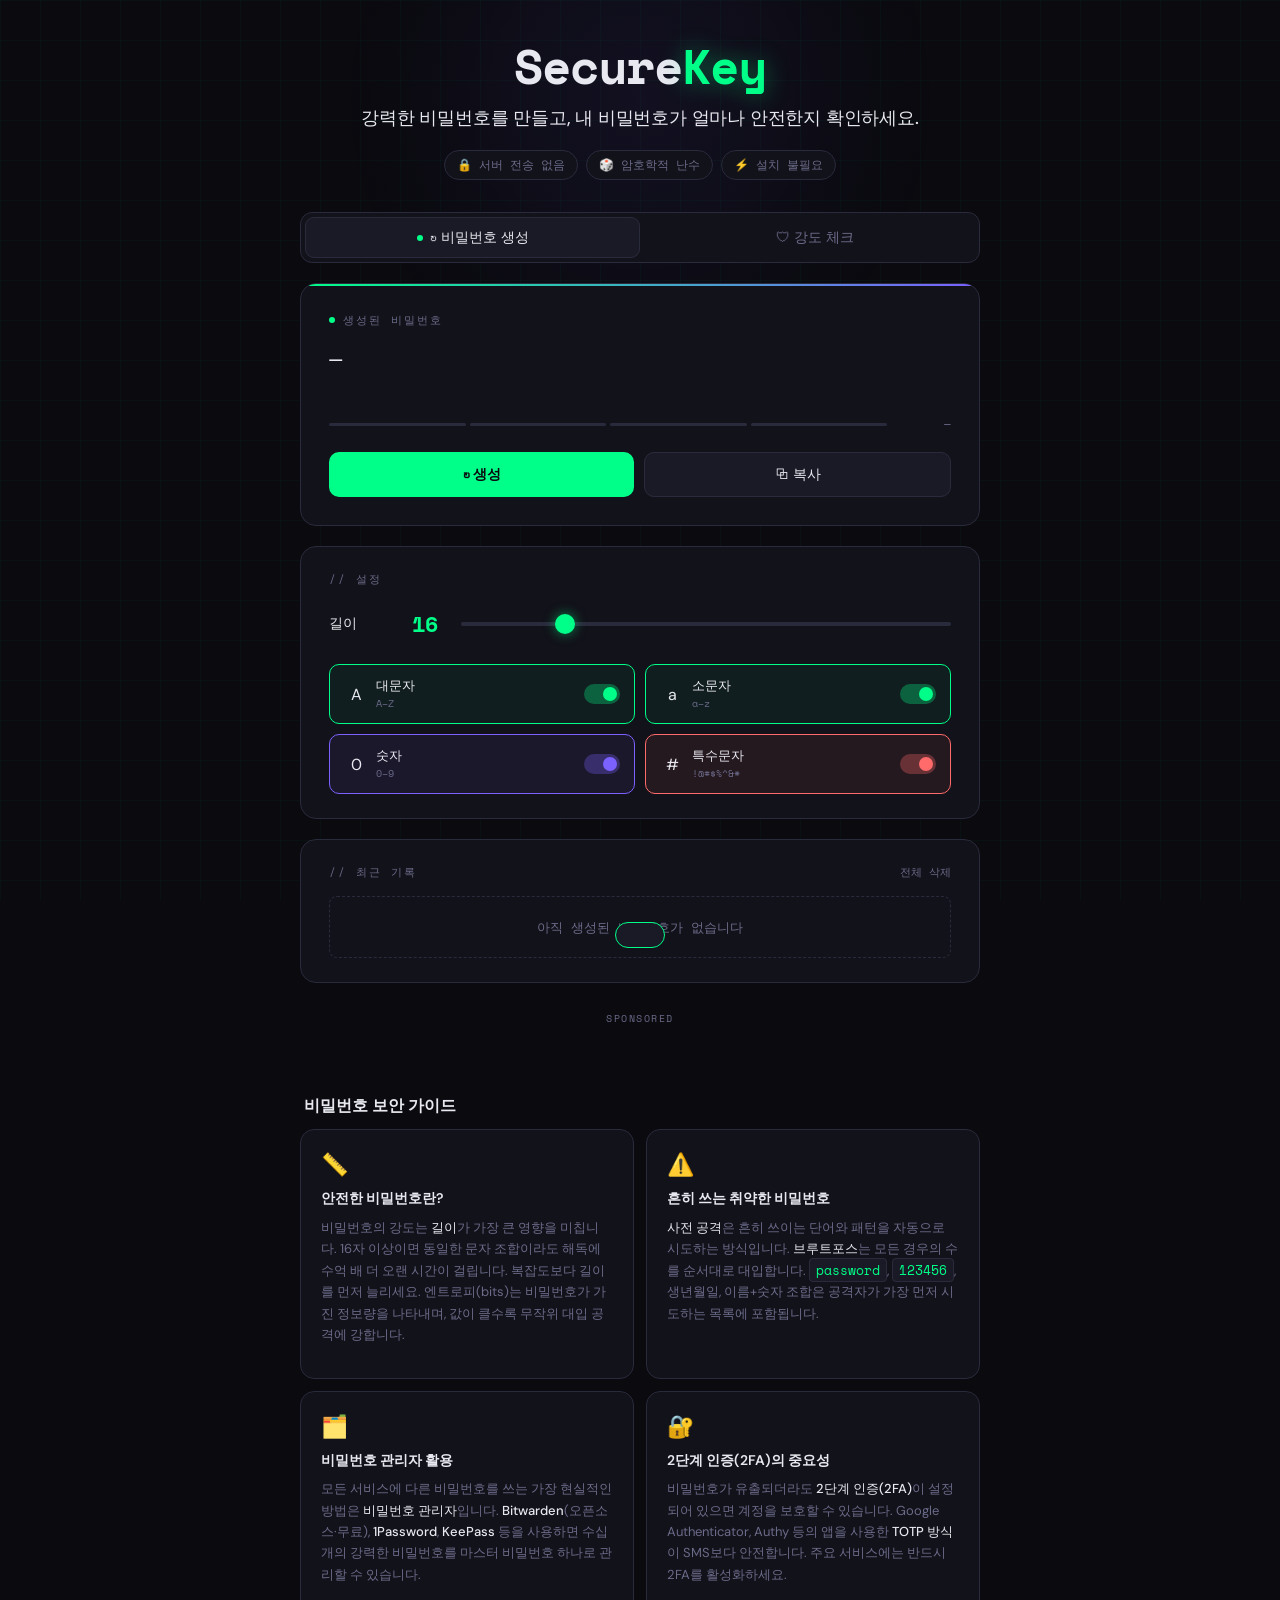
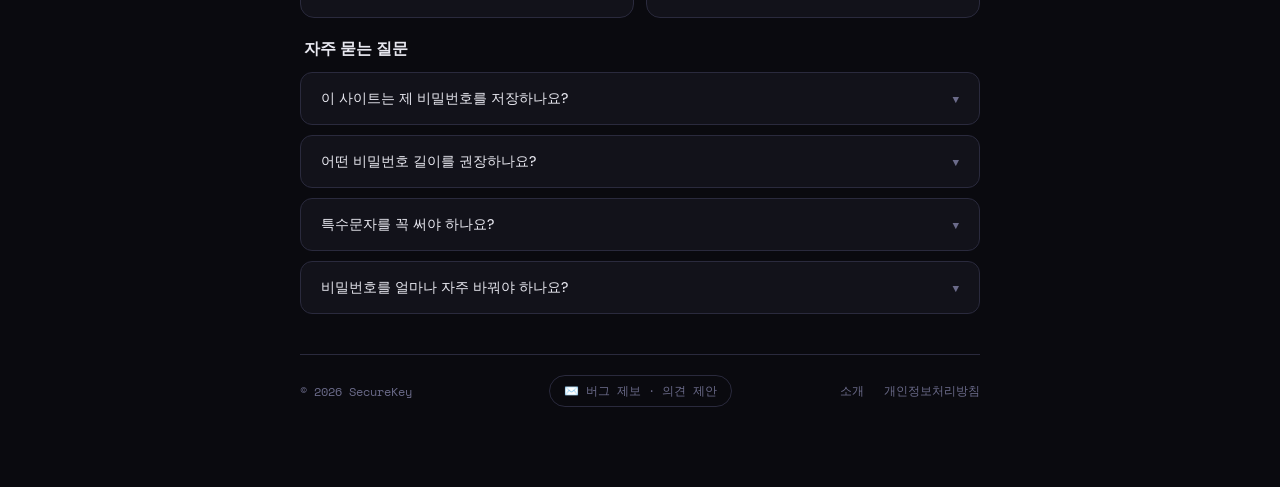
<file: index.html>
<!DOCTYPE html>
<html lang="ko">
<head>
<meta charset="UTF-8">
<meta name="viewport" content="width=device-width, initial-scale=1.0">
<meta name="google-adsense-account" content="ca-pub-7251253669890286">
<meta name="description" content="브라우저에서만 동작하는 안전한 비밀번호 생성기. 서버 전송 없이 암호학적 난수로 강력한 비밀번호를 생성하고 강도를 분석하세요.">
<meta name="robots" content="index, follow">
<meta property="og:type" content="website">
<meta property="og:title" content="SecureKey — 비밀번호 생성기">
<meta property="og:description" content="브라우저에서만 동작하는 안전한 비밀번호 생성기. 서버 전송 없이 암호학적 난수로 강력한 비밀번호를 생성하고 강도를 분석하세요.">
<meta property="og:url" content="https://mjkim314.github.io/password-generator/">
<meta name="twitter:card" content="summary">
<meta name="twitter:title" content="SecureKey — 비밀번호 생성기">
<meta name="twitter:description" content="브라우저에서만 동작하는 안전한 비밀번호 생성기. 서버 전송 없이 암호학적 난수로 강력한 비밀번호를 생성하고 강도를 분석하세요.">
<title>SecureKey — 비밀번호 생성기</title>
<script async src="https://pagead2.googlesyndication.com/pagead/js/adsbygoogle.js?client=ca-pub-7251253669890286" crossorigin="anonymous"></script>
<script type="application/ld+json">
{
  "@context": "https://schema.org",
  "@type": "WebApplication",
  "name": "SecureKey — 비밀번호 생성기",
  "url": "https://mjkim314.github.io/password-generator/",
  "description": "브라우저에서만 동작하는 안전한 비밀번호 생성기. 서버 전송 없이 암호학적 난수로 강력한 비밀번호를 생성하고 강도를 분석하세요.",
  "applicationCategory": "SecurityApplication",
  "operatingSystem": "All",
  "browserRequirements": "Requires JavaScript",
  "offers": {
    "@type": "Offer",
    "price": "0",
    "priceCurrency": "KRW"
  },
  "featureList": [
    "암호학적 난수 기반 비밀번호 생성",
    "비밀번호 강도 분석 (8가지 기준)",
    "엔트로피(bits) 계산",
    "서버 전송 없음 — 완전한 클라이언트 처리"
  ],
  "inLanguage": "ko"
}
</script>
<link rel="preconnect" href="https://fonts.googleapis.com">
<link href="https://fonts.googleapis.com/css2?family=Space+Mono:wght@400;700&family=DM+Sans:wght@300;400;500;600&display=swap" rel="stylesheet">
<link rel="stylesheet" href="style.css">
</head>
<body>

<div class="container">

  <!-- Header -->
  <header>
    <div class="logo">
      <div class="logo-text">Secure<span>Key</span></div>
    </div>
    <p class="tagline">강력한 비밀번호를 만들고, 내 비밀번호가 얼마나 안전한지 확인하세요.</p>
    <div class="header-badges">
      <span class="header-badge">🔒 서버 전송 없음</span>
      <span class="header-badge">🎲 암호학적 난수</span>
      <span class="header-badge">⚡ 설치 불필요</span>
    </div>
  </header>

  <!-- Tab Nav -->
  <nav class="tab-nav">
    <button class="tab-btn active" id="tab-gen" onclick="switchTab('gen')">
      <div class="tab-indicator"></div>
      ↻ 비밀번호 생성
    </button>
    <button class="tab-btn" id="tab-check" onclick="switchTab('check')">
      <div class="tab-indicator"></div>
      🛡 강도 체크
    </button>
  </nav>

  <!-- ════ PAGE: 생성기 ════ -->
  <div class="page active" id="page-gen">

    <div class="output-card">
      <div class="card-label">
        <div class="strength-dot"></div>
        생성된 비밀번호
      </div>
      <div class="password-display" id="passwordDisplay">—</div>

      <div class="strength-meter">
        <div class="strength-bar"><div class="strength-bar-fill" id="genFill1"></div></div>
        <div class="strength-bar"><div class="strength-bar-fill" id="genFill2"></div></div>
        <div class="strength-bar"><div class="strength-bar-fill" id="genFill3"></div></div>
        <div class="strength-bar"><div class="strength-bar-fill" id="genFill4"></div></div>
        <div class="strength-text" id="genStrengthText">—</div>
      </div>

      <div class="actions">
        <button class="btn btn-primary" onclick="generate()">↻ 생성</button>
        <button class="btn btn-secondary" id="copyBtn" onclick="copyPassword()">⧉ 복사</button>
      </div>
    </div>

    <div class="settings-card">
      <div class="section-title">// 설정</div>
      <div class="slider-row">
        <div class="slider-label">길이</div>
        <div class="slider-value" id="lenDisplay">16</div>
        <input type="range" id="lengthSlider" min="4" max="64" value="16"
               oninput="document.getElementById('lenDisplay').textContent=this.value">
      </div>
      <div class="toggles-grid">
        <div class="toggle-item active" id="tog-upper" onclick="toggleOption('upper','active')">
          <div class="toggle-info">
            <div class="toggle-icon">A</div>
            <div><div class="toggle-label">대문자</div><div class="toggle-sublabel">A–Z</div></div>
          </div>
          <div class="toggle-switch"></div>
        </div>
        <div class="toggle-item active" id="tog-lower" onclick="toggleOption('lower','active')">
          <div class="toggle-info">
            <div class="toggle-icon">a</div>
            <div><div class="toggle-label">소문자</div><div class="toggle-sublabel">a–z</div></div>
          </div>
          <div class="toggle-switch"></div>
        </div>
        <div class="toggle-item active-purple" id="tog-number" onclick="toggleOption('number','active-purple')">
          <div class="toggle-info">
            <div class="toggle-icon">0</div>
            <div><div class="toggle-label">숫자</div><div class="toggle-sublabel">0–9</div></div>
          </div>
          <div class="toggle-switch"></div>
        </div>
        <div class="toggle-item active-red" id="tog-symbol" onclick="toggleOption('symbol','active-red')">
          <div class="toggle-info">
            <div class="toggle-icon">#</div>
            <div><div class="toggle-label">특수문자</div><div class="toggle-sublabel">!@#$%^&*</div></div>
          </div>
          <div class="toggle-switch"></div>
        </div>
      </div>
    </div>

    <div class="history-card">
      <div class="history-header">
        <div class="section-title" style="margin-bottom:0">// 최근 기록</div>
        <span class="history-clear" onclick="clearHistory()">전체 삭제</span>
      </div>
      <div class="history-list" id="historyList">
        <div class="empty-history">아직 생성된 비밀번호가 없습니다</div>
      </div>
    </div>

  </div><!-- /page-gen -->

  <!-- ════ PAGE: 강도 체크 ════ -->
  <div class="page" id="page-check">

    <div class="checker-card">
      <div class="card-label">
        <div class="strength-dot" style="background:var(--accent2);"></div>
        비밀번호 입력
      </div>

      <div class="pw-input-wrap">
        <input class="pw-input" type="password" id="checkInput"
               placeholder="확인할 비밀번호를 입력하세요"
               oninput="analyzePassword(this.value)"
               autocomplete="off" spellcheck="false">
        <button class="pw-clear" id="clearBtn" onclick="clearInput()" aria-label="입력 지우기">✕</button>
        <button class="pw-toggle-vis" id="visBtn" onclick="toggleVisibility()">👁</button>
      </div>

      <div class="big-strength">
        <div class="big-score-ring">
          <svg width="80" height="80" viewBox="0 0 80 80">
            <circle class="ring-bg" cx="40" cy="40" r="35"/>
            <circle class="ring-fill" id="ringFill" cx="40" cy="40" r="35"/>
          </svg>
          <div class="score-num" id="scoreNum">—</div>
        </div>
        <div class="big-strength-info">
          <div class="big-strength-label" id="bigLabel">입력 대기</div>
          <div class="big-strength-sub" id="bigSub">비밀번호를 입력하면 분석합니다</div>
        </div>
      </div>

      <div class="checklist">
        <div class="check-item" id="chk-len">
          <div class="check-icon">?</div>
          <div class="check-text">
            <div class="check-title">길이</div>
            <div class="check-desc">8자 이상 권장 · 16자 이상 강력 권장</div>
          </div>
          <div class="check-badge">—</div>
        </div>
        <div class="check-item" id="chk-upper">
          <div class="check-icon">?</div>
          <div class="check-text">
            <div class="check-title">대문자 포함</div>
            <div class="check-desc">A–Z 중 1자 이상</div>
          </div>
          <div class="check-badge">—</div>
        </div>
        <div class="check-item" id="chk-lower">
          <div class="check-icon">?</div>
          <div class="check-text">
            <div class="check-title">소문자 포함</div>
            <div class="check-desc">a–z 중 1자 이상</div>
          </div>
          <div class="check-badge">—</div>
        </div>
        <div class="check-item" id="chk-num">
          <div class="check-icon">?</div>
          <div class="check-text">
            <div class="check-title">숫자 포함</div>
            <div class="check-desc">0–9 중 1자 이상</div>
          </div>
          <div class="check-badge">—</div>
        </div>
        <div class="check-item" id="chk-sym">
          <div class="check-icon">?</div>
          <div class="check-text">
            <div class="check-title">특수문자 포함</div>
            <div class="check-desc">!@#$%^&* 등</div>
          </div>
          <div class="check-badge">—</div>
        </div>
        <div class="check-item" id="chk-repeat">
          <div class="check-icon">?</div>
          <div class="check-text">
            <div class="check-title">반복 패턴 없음</div>
            <div class="check-desc">같은 문자 3회 이상 연속 없음</div>
          </div>
          <div class="check-badge">—</div>
        </div>
        <div class="check-item" id="chk-seq">
          <div class="check-icon">?</div>
          <div class="check-text">
            <div class="check-title">연속 패턴 없음</div>
            <div class="check-desc">abc, 123, qwerty 등 없음</div>
          </div>
          <div class="check-badge">—</div>
        </div>
        <div class="check-item" id="chk-common">
          <div class="check-icon">?</div>
          <div class="check-text">
            <div class="check-title">흔한 비밀번호 아님</div>
            <div class="check-desc">password, 123456, qwerty 등 제외</div>
          </div>
          <div class="check-badge">—</div>
        </div>
      </div>
    </div>

    <div class="entropy-card">
      <div class="section-title">// 엔트로피 분석</div>
      <div class="entropy-grid">
        <div class="entropy-stat">
          <div class="entropy-val" id="eLen">—</div>
          <div class="entropy-key">길이</div>
        </div>
        <div class="entropy-stat">
          <div class="entropy-val" id="ePool">—</div>
          <div class="entropy-key">문자풀 크기</div>
        </div>
        <div class="entropy-stat">
          <div class="entropy-val" id="eBits">—</div>
          <div class="entropy-key">엔트로피 (bits)</div>
        </div>
      </div>
    </div>

    <div class="tips-card">
      <div class="section-title">// 보안 가이드</div>
      <div class="tip-list">
        <div class="tip-item highlight">
          <span class="tip-icon">🔑</span>
          <span>각 서비스마다 다른 비밀번호를 사용하세요. 한 곳이 유출되면 모두 위험해집니다.</span>
        </div>
        <div class="tip-item">
          <span class="tip-icon">📏</span>
          <span>길이가 복잡도보다 더 중요합니다. 16자 이상을 목표로 하세요.</span>
        </div>
        <div class="tip-item">
          <span class="tip-icon">🎲</span>
          <span>예측 가능한 패턴(생일, 이름, 123)은 사전 공격에 취약합니다.</span>
        </div>
        <div class="tip-item">
          <span class="tip-icon">🛡</span>
          <span>비밀번호 관리자(1Password, Bitwarden 등)를 사용하면 강력한 비밀번호를 쉽게 관리할 수 있습니다.</span>
        </div>
        <div class="tip-item">
          <span class="tip-icon">📵</span>
          <span>이 페이지는 입력한 비밀번호를 서버로 전송하지 않습니다. 모든 분석은 브라우저에서 이루어집니다.</span>
        </div>
      </div>
    </div>

  </div><!-- /page-check -->

  <!-- AdFit -->
  <div class="adfit-wrap">
    <span class="adfit-label">Sponsored</span>
    <ins class="kakao_ad_area" style="display:none;"
      data-ad-unit="DAN-JZf38poXacQnXo5k"
      data-ad-width="320"
      data-ad-height="50"></ins>
  </div>

  <!-- ════ 비밀번호 보안 가이드 ════ -->
  <section class="content-section" aria-label="비밀번호 보안 가이드">
    <h2 class="section-heading">비밀번호 보안 가이드</h2>
    <div class="guide-grid">

      <div class="guide-card">
        <div class="guide-card-icon">📏</div>
        <h3>안전한 비밀번호란?</h3>
        <p>비밀번호의 강도는 <strong>길이</strong>가 가장 큰 영향을 미칩니다. 16자 이상이면 동일한 문자 조합이라도 해독에 수억 배 더 오랜 시간이 걸립니다. 복잡도보다 길이를 먼저 늘리세요. 엔트로피(bits)는 비밀번호가 가진 정보량을 나타내며, 값이 클수록 무작위 대입 공격에 강합니다.</p>
      </div>

      <div class="guide-card">
        <div class="guide-card-icon">⚠️</div>
        <h3>흔히 쓰는 취약한 비밀번호</h3>
        <p><strong>사전 공격</strong>은 흔히 쓰이는 단어와 패턴을 자동으로 시도하는 방식입니다. <strong>브루트포스</strong>는 모든 경우의 수를 순서대로 대입합니다. <code>password</code>, <code>123456</code>, 생년월일, 이름+숫자 조합은 공격자가 가장 먼저 시도하는 목록에 포함됩니다.</p>
      </div>

      <div class="guide-card">
        <div class="guide-card-icon">🗂️</div>
        <h3>비밀번호 관리자 활용</h3>
        <p>모든 서비스에 다른 비밀번호를 쓰는 가장 현실적인 방법은 <strong>비밀번호 관리자</strong>입니다. <strong>Bitwarden</strong>(오픈소스·무료), <strong>1Password</strong>, <strong>KeePass</strong> 등을 사용하면 수십 개의 강력한 비밀번호를 마스터 비밀번호 하나로 관리할 수 있습니다.</p>
      </div>

      <div class="guide-card">
        <div class="guide-card-icon">🔐</div>
        <h3>2단계 인증(2FA)의 중요성</h3>
        <p>비밀번호가 유출되더라도 <strong>2단계 인증(2FA)</strong>이 설정되어 있으면 계정을 보호할 수 있습니다. Google Authenticator, Authy 등의 앱을 사용한 <strong>TOTP 방식</strong>이 SMS보다 안전합니다. 주요 서비스에는 반드시 2FA를 활성화하세요.</p>
      </div>

    </div>
  </section>

  <!-- ════ FAQ ════ -->
  <section class="content-section" aria-label="자주 묻는 질문">
    <h2 class="section-heading">자주 묻는 질문</h2>
    <div class="faq-list">

      <div class="faq-item">
        <button class="faq-q" onclick="toggleFaq(this)" aria-expanded="false">
          <span class="faq-q-text">이 사이트는 제 비밀번호를 저장하나요?</span>
          <span class="faq-arrow">▼</span>
        </button>
        <div class="faq-a">아니요. 생성하거나 입력한 비밀번호는 <strong>서버로 전송되지 않으며</strong> 저장되지 않습니다. 모든 처리는 사용자의 브라우저 안에서만 이루어집니다. 페이지를 닫으면 기록도 사라집니다.</div>
      </div>

      <div class="faq-item">
        <button class="faq-q" onclick="toggleFaq(this)" aria-expanded="false">
          <span class="faq-q-text">어떤 비밀번호 길이를 권장하나요?</span>
          <span class="faq-arrow">▼</span>
        </button>
        <div class="faq-a">최소 <strong>12자 이상</strong>, 가능하면 <strong>16자 이상</strong>을 권장합니다. 비밀번호 관리자를 사용한다면 20자 이상의 완전 무작위 비밀번호를 사용하는 것이 이상적입니다. 길이가 1자 늘어날 때마다 해독 난이도는 문자 종류 수만큼 곱으로 증가합니다.</div>
      </div>

      <div class="faq-item">
        <button class="faq-q" onclick="toggleFaq(this)" aria-expanded="false">
          <span class="faq-q-text">특수문자를 꼭 써야 하나요?</span>
          <span class="faq-arrow">▼</span>
        </button>
        <div class="faq-a">특수문자는 문자풀 크기를 늘려 엔트로피를 높입니다. 그러나 <strong>길이가 더 중요</strong>합니다. 특수문자 없는 20자 비밀번호가 특수문자 포함 8자 비밀번호보다 훨씬 강합니다. 서비스에서 특수문자를 허용한다면 추가하는 것이 좋지만, 쓸 수 없는 환경이라면 길이로 보완하세요.</div>
      </div>

      <div class="faq-item">
        <button class="faq-q" onclick="toggleFaq(this)" aria-expanded="false">
          <span class="faq-q-text">비밀번호를 얼마나 자주 바꿔야 하나요?</span>
          <span class="faq-arrow">▼</span>
        </button>
        <div class="faq-a">최근 보안 전문가들은 <strong>주기적 변경보다 강력한 비밀번호 유지</strong>를 더 중요시합니다. 단, 사용 중인 서비스에서 데이터 유출이 발생했거나, 같은 비밀번호를 여러 곳에서 사용하고 있다면 즉시 변경하세요. Have I Been Pwned(haveibeenpwned.com)에서 유출 여부를 확인할 수 있습니다.</div>
      </div>

    </div>
  </section>

  <footer class="site-footer">
    <span class="footer-copy">© 2026 SecureKey</span>
    <div class="footer-contact">
      <a href="mailto:initpy314@gmail.com?subject=SecureKey%20%EB%AC%B8%EC%9D%98">
        ✉️ 버그 제보 · 의견 제안
      </a>
    </div>
    <nav class="footer-links">
      <a href="about.html">소개</a>
      <a href="privacy.html">개인정보처리방침</a>
    </nav>
  </footer>

</div>

<div class="toast" id="toast"></div>

<script type="text/javascript" src="//t1.daumcdn.net/kas/static/ba.min.js" async></script>
<script src="script.js"></script>
</body>
</html>
</file>
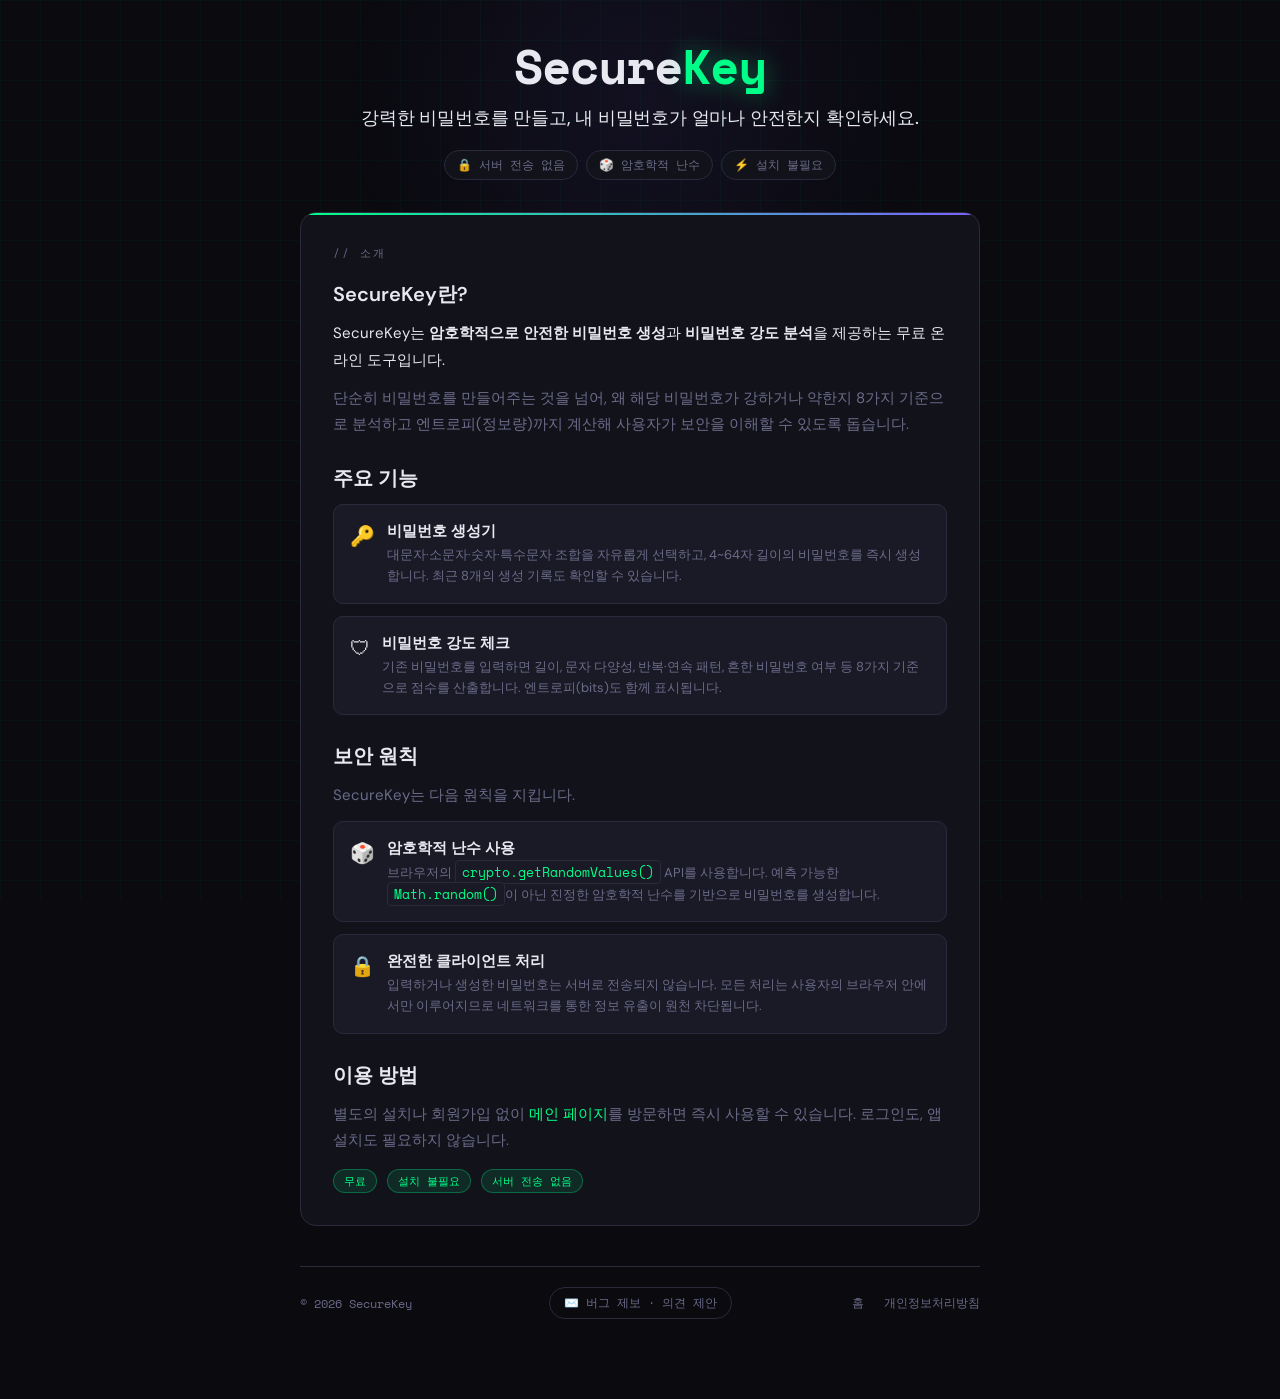
<file: about.html>
<!DOCTYPE html>
<html lang="ko">
<head>
<meta charset="UTF-8">
<meta name="viewport" content="width=device-width, initial-scale=1.0">
<meta name="google-adsense-account" content="ca-pub-7251253669890286">
<meta name="description" content="SecureKey는 암호학적 난수 기반의 비밀번호 생성기입니다. 서버 전송 없이 브라우저에서만 처리됩니다.">
<title>소개 — SecureKey</title>
<script async src="https://pagead2.googlesyndication.com/pagead/js/adsbygoogle.js?client=ca-pub-7251253669890286" crossorigin="anonymous"></script>
<link rel="preconnect" href="https://fonts.googleapis.com">
<link href="https://fonts.googleapis.com/css2?family=Space+Mono:wght@400;700&family=DM+Sans:wght@300;400;500;600&display=swap" rel="stylesheet">
<link rel="stylesheet" href="style.css">
</head>
<body>
<div class="container">

  <header>
    <div class="logo">
      <a href="index.html" class="logo-text">Secure<span>Key</span></a>
    </div>
    <p class="tagline">강력한 비밀번호를 만들고, 내 비밀번호가 얼마나 안전한지 확인하세요.</p>
    <div class="header-badges">
      <span class="header-badge">🔒 서버 전송 없음</span>
      <span class="header-badge">🎲 암호학적 난수</span>
      <span class="header-badge">⚡ 설치 불필요</span>
    </div>
  </header>

  <div class="card">
    <div class="card-title">// 소개</div>

    <h2>SecureKey란?</h2>
    <p class="highlight">SecureKey는 <strong>암호학적으로 안전한 비밀번호 생성</strong>과 <strong>비밀번호 강도 분석</strong>을 제공하는 무료 온라인 도구입니다.</p>
    <p>단순히 비밀번호를 만들어주는 것을 넘어, 왜 해당 비밀번호가 강하거나 약한지 8가지 기준으로 분석하고 엔트로피(정보량)까지 계산해 사용자가 보안을 이해할 수 있도록 돕습니다.</p>

    <h2>주요 기능</h2>
    <div class="feature-list">
      <div class="feature-item">
        <div class="feature-icon">🔑</div>
        <div class="feature-text">
          <h3>비밀번호 생성기</h3>
          <p>대문자·소문자·숫자·특수문자 조합을 자유롭게 선택하고, 4~64자 길이의 비밀번호를 즉시 생성합니다. 최근 8개의 생성 기록도 확인할 수 있습니다.</p>
        </div>
      </div>
      <div class="feature-item">
        <div class="feature-icon">🛡</div>
        <div class="feature-text">
          <h3>비밀번호 강도 체크</h3>
          <p>기존 비밀번호를 입력하면 길이, 문자 다양성, 반복·연속 패턴, 흔한 비밀번호 여부 등 8가지 기준으로 점수를 산출합니다. 엔트로피(bits)도 함께 표시됩니다.</p>
        </div>
      </div>
    </div>

    <h2>보안 원칙</h2>
    <p>SecureKey는 다음 원칙을 지킵니다.</p>
    <div class="feature-list">
      <div class="feature-item">
        <div class="feature-icon">🎲</div>
        <div class="feature-text">
          <h3>암호학적 난수 사용</h3>
          <p>브라우저의 <code>crypto.getRandomValues()</code> API를 사용합니다. 예측 가능한 <code>Math.random()</code>이 아닌 진정한 암호학적 난수를 기반으로 비밀번호를 생성합니다.</p>
        </div>
      </div>
      <div class="feature-item">
        <div class="feature-icon">🔒</div>
        <div class="feature-text">
          <h3>완전한 클라이언트 처리</h3>
          <p>입력하거나 생성한 비밀번호는 서버로 전송되지 않습니다. 모든 처리는 사용자의 브라우저 안에서만 이루어지므로 네트워크를 통한 정보 유출이 원천 차단됩니다.</p>
        </div>
      </div>
    </div>

    <h2>이용 방법</h2>
    <p>별도의 설치나 회원가입 없이 <a href="index.html" style="color:var(--accent);">메인 페이지</a>를 방문하면 즉시 사용할 수 있습니다. 로그인도, 앱 설치도 필요하지 않습니다.</p>
    <div style="margin-top: 8px;">
      <span class="badge">무료</span>
      <span class="badge">설치 불필요</span>
      <span class="badge">서버 전송 없음</span>
    </div>
  </div>

  <footer class="site-footer">
    <span class="footer-copy">© 2026 SecureKey</span>
    <div class="footer-contact">
      <a href="mailto:initpy314@gmail.com?subject=SecureKey%20%EB%AC%B8%EC%9D%98">
        ✉️ 버그 제보 · 의견 제안
      </a>
    </div>
    <nav class="footer-links">
      <a href="index.html">홈</a>
      <a href="privacy.html">개인정보처리방침</a>
    </nav>
  </footer>

</div>
</body>
</html>
</file>
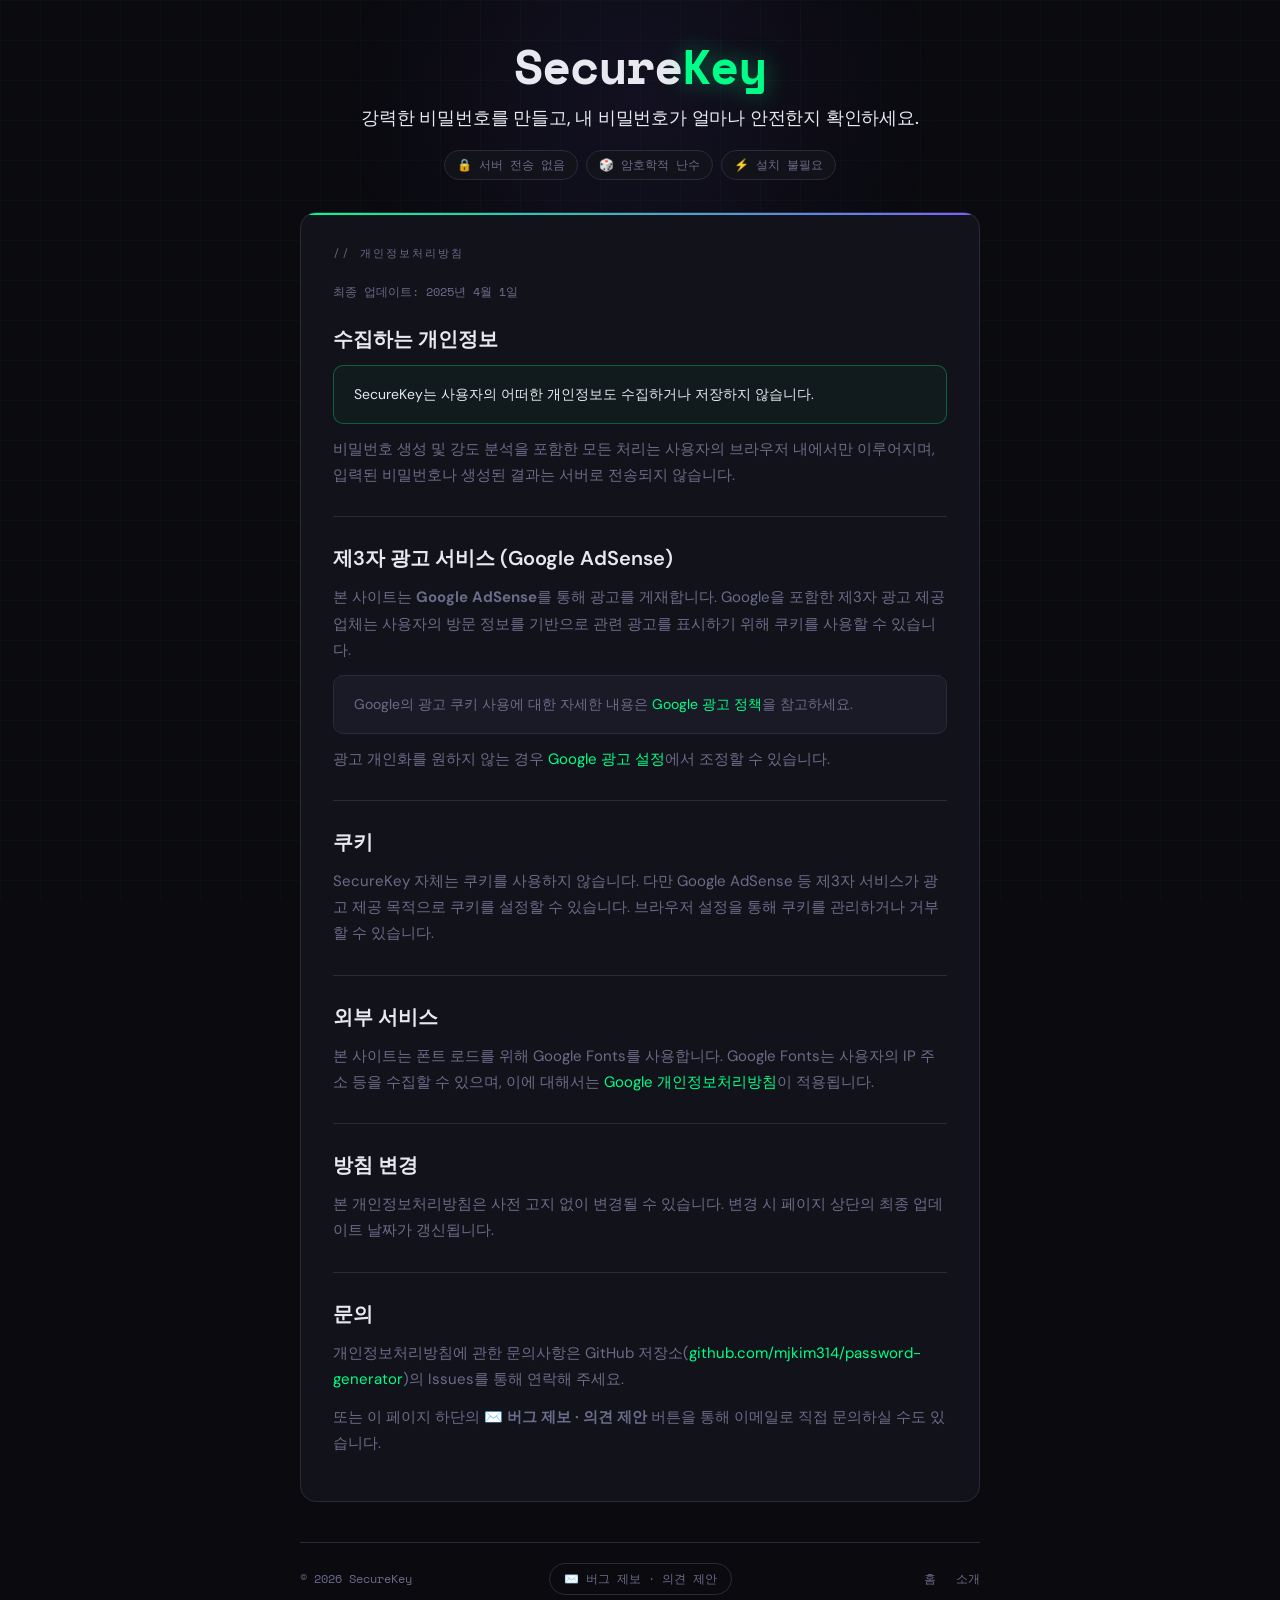
<file: privacy.html>
<!DOCTYPE html>
<html lang="ko">
<head>
<meta charset="UTF-8">
<meta name="viewport" content="width=device-width, initial-scale=1.0">
<meta name="google-adsense-account" content="ca-pub-7251253669890286">
<meta name="description" content="SecureKey 개인정보처리방침 — 수집하는 데이터 없음, 브라우저 내 처리, Google AdSense 쿠키 안내.">
<title>개인정보처리방침 — SecureKey</title>
<script async src="https://pagead2.googlesyndication.com/pagead/js/adsbygoogle.js?client=ca-pub-7251253669890286" crossorigin="anonymous"></script>
<link rel="preconnect" href="https://fonts.googleapis.com">
<link href="https://fonts.googleapis.com/css2?family=Space+Mono:wght@400;700&family=DM+Sans:wght@300;400;500;600&display=swap" rel="stylesheet">
<link rel="stylesheet" href="style.css">
</head>
<body>
<div class="container">

  <header>
    <div class="logo">
      <a href="index.html" class="logo-text">Secure<span>Key</span></a>
    </div>
    <p class="tagline">강력한 비밀번호를 만들고, 내 비밀번호가 얼마나 안전한지 확인하세요.</p>
    <div class="header-badges">
      <span class="header-badge">🔒 서버 전송 없음</span>
      <span class="header-badge">🎲 암호학적 난수</span>
      <span class="header-badge">⚡ 설치 불필요</span>
    </div>
  </header>

  <div class="card divided">
    <div class="card-title">// 개인정보처리방침</div>
    <p class="updated">최종 업데이트: 2025년 4월 1일</p>

    <h2>수집하는 개인정보</h2>
    <div class="info-box green">
      <p class="highlight">SecureKey는 사용자의 어떠한 개인정보도 수집하거나 저장하지 않습니다.</p>
    </div>
    <p>비밀번호 생성 및 강도 분석을 포함한 모든 처리는 사용자의 브라우저 내에서만 이루어지며, 입력된 비밀번호나 생성된 결과는 서버로 전송되지 않습니다.</p>

    <h2>제3자 광고 서비스 (Google AdSense)</h2>
    <p>본 사이트는 <strong>Google AdSense</strong>를 통해 광고를 게재합니다. Google을 포함한 제3자 광고 제공업체는 사용자의 방문 정보를 기반으로 관련 광고를 표시하기 위해 쿠키를 사용할 수 있습니다.</p>
    <div class="info-box">
      <p>Google의 광고 쿠키 사용에 대한 자세한 내용은 <a href="https://policies.google.com/technologies/ads" target="_blank" rel="noopener">Google 광고 정책</a>을 참고하세요.</p>
    </div>
    <p>광고 개인화를 원하지 않는 경우 <a href="https://www.google.com/settings/ads" target="_blank" rel="noopener">Google 광고 설정</a>에서 조정할 수 있습니다.</p>

    <h2>쿠키</h2>
    <p>SecureKey 자체는 쿠키를 사용하지 않습니다. 다만 Google AdSense 등 제3자 서비스가 광고 제공 목적으로 쿠키를 설정할 수 있습니다. 브라우저 설정을 통해 쿠키를 관리하거나 거부할 수 있습니다.</p>

    <h2>외부 서비스</h2>
    <p>본 사이트는 폰트 로드를 위해 Google Fonts를 사용합니다. Google Fonts는 사용자의 IP 주소 등을 수집할 수 있으며, 이에 대해서는 <a href="https://policies.google.com/privacy" target="_blank" rel="noopener">Google 개인정보처리방침</a>이 적용됩니다.</p>

    <h2>방침 변경</h2>
    <p>본 개인정보처리방침은 사전 고지 없이 변경될 수 있습니다. 변경 시 페이지 상단의 최종 업데이트 날짜가 갱신됩니다.</p>

    <h2>문의</h2>
    <p>개인정보처리방침에 관한 문의사항은 GitHub 저장소(<a href="https://github.com/mjkim314/password-generator" target="_blank" rel="noopener">github.com/mjkim314/password-generator</a>)의 Issues를 통해 연락해 주세요.</p>
    <p>또는 이 페이지 하단의 <strong>✉️ 버그 제보 · 의견 제안</strong> 버튼을 통해 이메일로 직접 문의하실 수도 있습니다.</p>
  </div>

  <footer class="site-footer">
    <span class="footer-copy">© 2026 SecureKey</span>
    <div class="footer-contact">
      <a href="mailto:initpy314@gmail.com?subject=SecureKey%20%EB%AC%B8%EC%9D%98">
        ✉️ 버그 제보 · 의견 제안
      </a>
    </div>
    <nav class="footer-links">
      <a href="index.html">홈</a>
      <a href="about.html">소개</a>
    </nav>
  </footer>

</div>
</body>
</html>
</file>
<file: style.css>
:root {
  --bg: #0a0a0f;
  --surface: #12121a;
  --surface2: #1a1a26;
  --border: #2a2a3d;
  --accent: #00ff88;
  --accent2: #7b61ff;
  --accent3: #ff6b6b;
  --text: #e8e8f0;
  --muted: #6b6b8a;
  --mono: 'Space Mono', monospace;
  --sans: 'DM Sans', sans-serif;
}

* { margin: 0; padding: 0; box-sizing: border-box; }

body {
  background: var(--bg);
  color: var(--text);
  font-family: var(--sans);
  min-height: 100vh;
  display: flex;
  flex-direction: column;
  align-items: center;
  padding: 40px 20px 80px;
  position: relative;
  overflow-x: hidden;
}

body::before {
  content: '';
  position: fixed;
  inset: 0;
  background-image:
    linear-gradient(rgba(0,255,136,0.03) 1px, transparent 1px),
    linear-gradient(90deg, rgba(0,255,136,0.03) 1px, transparent 1px);
  background-size: 40px 40px;
  pointer-events: none;
  z-index: 0;
}

body::after {
  content: '';
  position: fixed;
  top: -200px;
  left: 50%;
  transform: translateX(-50%);
  width: 600px;
  height: 600px;
  background: radial-gradient(circle, rgba(123,97,255,0.08) 0%, transparent 70%);
  pointer-events: none;
  z-index: 0;
}

.container {
  width: 100%;
  max-width: 680px;
  position: relative;
  z-index: 1;
}

/* ── Header ── */
header {
  margin-bottom: 32px;
  animation: fadeDown 0.6s ease both;
  text-align: center;
}

.logo {
  justify-content: center;
  margin-bottom: 10px;
}

.logo-text {
  font-family: var(--mono);
  font-size: clamp(32px, 8vw, 48px);
  font-weight: 700;
  letter-spacing: -1px;
  line-height: 1.1;
}

.logo-text span {
  color: var(--accent);
  text-shadow: 0 0 24px rgba(0,255,136,0.4);
}

.tagline {
  font-size: clamp(15px, 3.5vw, 18px);
  color: var(--text);
  font-family: var(--sans);
  font-weight: 500;
  letter-spacing: -0.2px;
  margin-bottom: 16px;
}

.header-badges {
  display: flex;
  flex-wrap: wrap;
  justify-content: center;
  gap: 8px;
}

.header-badge {
  display: inline-flex;
  align-items: center;
  gap: 5px;
  font-size: 12px;
  font-family: var(--mono);
  color: var(--muted);
  background: var(--surface);
  border: 1px solid var(--border);
  border-radius: 100px;
  padding: 5px 12px;
}

/* ── Tab Nav ── */
.tab-nav {
  display: flex;
  gap: 2px;
  background: var(--surface);
  border: 1px solid var(--border);
  border-radius: 12px;
  padding: 4px;
  margin-bottom: 20px;
  animation: fadeUp 0.6s 0.05s ease both;
}

.tab-btn {
  flex: 1;
  padding: 10px 16px;
  border: none;
  border-radius: 9px;
  background: transparent;
  color: var(--muted);
  font-family: var(--sans);
  font-size: 14px;
  font-weight: 500;
  cursor: pointer;
  transition: all 0.2s;
  display: flex;
  align-items: center;
  justify-content: center;
  gap: 7px;
}

.tab-btn:hover { color: var(--text); }

.tab-btn.active {
  background: var(--surface2);
  color: var(--text);
  border: 1px solid var(--border);
}

.tab-indicator {
  width: 6px; height: 6px;
  border-radius: 50%;
  opacity: 0;
  transition: opacity 0.2s;
  flex-shrink: 0;
}

.tab-btn.active .tab-indicator { opacity: 1; }
.tab-btn:nth-child(1) .tab-indicator { background: var(--accent); }
.tab-btn:nth-child(2) .tab-indicator { background: var(--accent2); }

/* ── Pages ── */
.page { display: none; }
.page.active { display: block; }

/* ── Output card ── */
.output-card {
  background: var(--surface);
  border: 1px solid var(--border);
  border-radius: 16px;
  padding: 28px;
  margin-bottom: 20px;
  position: relative;
  overflow: hidden;
  animation: fadeUp 0.6s 0.1s ease both;
}

.output-card::before {
  content: '';
  position: absolute;
  top: 0; left: 0; right: 0;
  height: 2px;
  background: linear-gradient(90deg, var(--accent), var(--accent2));
}

.card-label {
  font-size: 11px;
  font-family: var(--mono);
  color: var(--muted);
  letter-spacing: 2px;
  text-transform: uppercase;
  margin-bottom: 12px;
  display: flex;
  align-items: center;
  gap: 8px;
}

.strength-dot {
  width: 6px; height: 6px;
  border-radius: 50%;
  background: var(--accent);
  animation: pulse 2s infinite;
}

.password-display {
  font-family: var(--mono);
  font-size: clamp(16px, 3vw, 22px);
  color: var(--text);
  word-break: break-all;
  line-height: 1.6;
  min-height: 56px;
  letter-spacing: 1px;
  transition: opacity 0.15s;
}

.password-display.flash { opacity: 0; }

.char-uppercase { color: #7b61ff; }
.char-lowercase { color: #e8e8f0; }
.char-number    { color: #00ff88; }
.char-symbol    { color: #ff6b6b; }

/* ── Strength meter ── */
.strength-meter {
  margin-top: 20px;
  display: flex;
  gap: 4px;
  align-items: center;
}

.strength-bar {
  flex: 1;
  height: 3px;
  background: var(--border);
  border-radius: 2px;
  overflow: hidden;
}

.strength-bar-fill {
  height: 100%;
  border-radius: 2px;
  width: 0%;
  transition: width 0.4s cubic-bezier(0.34,1.56,0.64,1), background 0.4s;
}

.strength-text {
  font-size: 11px;
  font-family: var(--mono);
  color: var(--muted);
  min-width: 60px;
  text-align: right;
}

/* ── Buttons ── */
.actions {
  display: flex;
  gap: 10px;
  margin-top: 20px;
}

.btn {
  flex: 1;
  padding: 12px 16px;
  border: none;
  border-radius: 10px;
  font-family: var(--sans);
  font-size: 14px;
  font-weight: 500;
  cursor: pointer;
  transition: all 0.2s;
  display: flex;
  align-items: center;
  justify-content: center;
  gap: 8px;
}

.btn-primary { background: var(--accent); color: #0a0a0f; font-weight: 600; }
.btn-primary:hover {
  background: #00cc6a;
  transform: translateY(-1px);
  box-shadow: 0 4px 20px rgba(0,255,136,0.3);
}
.btn-primary:active { transform: translateY(0); }

.btn-secondary {
  background: var(--surface2);
  color: var(--text);
  border: 1px solid var(--border);
}
.btn-secondary:hover { background: var(--border); transform: translateY(-1px); }
.btn-secondary.copied {
  background: rgba(0,255,136,0.1);
  border-color: var(--accent);
  color: var(--accent);
}

/* ── Settings card ── */
.settings-card {
  background: var(--surface);
  border: 1px solid var(--border);
  border-radius: 16px;
  padding: 24px 28px;
  margin-bottom: 20px;
  animation: fadeUp 0.6s 0.2s ease both;
}

.section-title {
  font-size: 11px;
  font-family: var(--mono);
  color: var(--muted);
  letter-spacing: 2px;
  text-transform: uppercase;
  margin-bottom: 20px;
}

.slider-row {
  display: flex;
  align-items: center;
  gap: 16px;
  margin-bottom: 24px;
}

.slider-label { font-size: 14px; color: var(--text); min-width: 60px; }

.slider-value {
  font-family: var(--mono);
  font-size: 22px;
  font-weight: 700;
  color: var(--accent);
  min-width: 40px;
  text-align: center;
}

input[type=range] {
  flex: 1;
  appearance: none;
  background: var(--border);
  height: 4px;
  border-radius: 2px;
  outline: none;
  cursor: pointer;
}

input[type=range]::-webkit-slider-thumb {
  appearance: none;
  width: 20px; height: 20px;
  border-radius: 50%;
  background: var(--accent);
  cursor: pointer;
  box-shadow: 0 0 12px rgba(0,255,136,0.5);
  transition: transform 0.2s, box-shadow 0.2s;
}

input[type=range]::-webkit-slider-thumb:hover {
  transform: scale(1.2);
  box-shadow: 0 0 20px rgba(0,255,136,0.7);
}

.toggles-grid {
  display: grid;
  grid-template-columns: 1fr 1fr;
  gap: 10px;
}

.toggle-item {
  display: flex;
  align-items: center;
  justify-content: space-between;
  background: var(--surface2);
  border: 1px solid var(--border);
  border-radius: 10px;
  padding: 12px 14px;
  cursor: pointer;
  transition: all 0.2s;
  user-select: none;
}

.toggle-item:hover { border-color: var(--muted); }
.toggle-item.active        { border-color: var(--accent);  background: rgba(0,255,136,0.05); }
.toggle-item.active-purple { border-color: var(--accent2); background: rgba(123,97,255,0.08); }
.toggle-item.active-red    { border-color: var(--accent3); background: rgba(255,107,107,0.08); }

.toggle-info { display: flex; align-items: center; gap: 8px; }
.toggle-icon { font-size: 16px; width: 24px; text-align: center; }
.toggle-label    { font-size: 13px; color: var(--text); }
.toggle-sublabel { font-size: 10px; color: var(--muted); font-family: var(--mono); margin-top: 1px; }

.toggle-switch {
  width: 36px; height: 20px;
  background: var(--border);
  border-radius: 10px;
  position: relative;
  transition: background 0.2s;
  flex-shrink: 0;
}

.toggle-switch::after {
  content: '';
  position: absolute;
  width: 14px; height: 14px;
  border-radius: 50%;
  background: var(--muted);
  top: 3px; left: 3px;
  transition: all 0.2s;
}

.toggle-item.active        .toggle-switch { background: rgba(0,255,136,0.3); }
.toggle-item.active        .toggle-switch::after { left: 19px; background: var(--accent); }
.toggle-item.active-purple .toggle-switch { background: rgba(123,97,255,0.3); }
.toggle-item.active-purple .toggle-switch::after { left: 19px; background: var(--accent2); }
.toggle-item.active-red    .toggle-switch { background: rgba(255,107,107,0.3); }
.toggle-item.active-red    .toggle-switch::after { left: 19px; background: var(--accent3); }

/* ── History card ── */
.history-card {
  background: var(--surface);
  border: 1px solid var(--border);
  border-radius: 16px;
  padding: 24px 28px;
  animation: fadeUp 0.6s 0.3s ease both;
}

.history-header {
  display: flex;
  align-items: center;
  justify-content: space-between;
  margin-bottom: 16px;
}

.history-clear {
  font-size: 11px;
  color: var(--muted);
  font-family: var(--mono);
  cursor: pointer;
  transition: color 0.2s;
}
.history-clear:hover { color: var(--accent3); }

.history-list { display: flex; flex-direction: column; gap: 8px; }

.history-item {
  display: flex;
  align-items: center;
  justify-content: space-between;
  background: var(--surface2);
  border: 1px solid var(--border);
  border-radius: 8px;
  padding: 10px 14px;
  gap: 12px;
  animation: slideIn 0.3s ease both;
  transition: border-color 0.2s;
}

.history-item:hover { border-color: var(--muted); }

.history-pw {
  font-family: var(--mono);
  font-size: 13px;
  color: var(--text);
  flex: 1;
  overflow: hidden;
  text-overflow: ellipsis;
  white-space: nowrap;
  letter-spacing: 0.5px;
}

.history-meta { display: flex; align-items: center; gap: 8px; flex-shrink: 0; }

.history-len {
  font-size: 10px;
  font-family: var(--mono);
  color: var(--muted);
  background: var(--border);
  padding: 2px 6px;
  border-radius: 4px;
}

.history-copy {
  background: none;
  border: none;
  color: var(--muted);
  cursor: pointer;
  font-size: 14px;
  padding: 4px;
  border-radius: 4px;
  transition: color 0.2s;
  display: flex; align-items: center;
}
.history-copy:hover { color: var(--accent); }

.empty-history {
  text-align: center;
  color: var(--muted);
  font-size: 13px;
  font-family: var(--mono);
  padding: 20px 0;
  border: 1px dashed var(--border);
  border-radius: 8px;
}

/* ════════════════════════════
   강도 체크 페이지
════════════════════════════ */
.checker-card {
  background: var(--surface);
  border: 1px solid var(--border);
  border-radius: 16px;
  padding: 28px;
  margin-bottom: 20px;
  position: relative;
  overflow: hidden;
  animation: fadeUp 0.5s ease both;
}

.checker-card::before {
  content: '';
  position: absolute;
  top: 0; left: 0; right: 0;
  height: 2px;
  background: linear-gradient(90deg, var(--accent2), var(--accent3));
}

.pw-input-wrap {
  position: relative;
  margin-bottom: 24px;
}

.pw-input {
  width: 100%;
  background: var(--surface2);
  border: 1px solid var(--border);
  border-radius: 10px;
  padding: 16px 88px 16px 16px;
  font-family: var(--mono);
  font-size: 18px;
  color: var(--text);
  outline: none;
  transition: border-color 0.2s, box-shadow 0.2s;
  letter-spacing: 2px;
}

.pw-input:focus {
  border-color: var(--accent2);
  box-shadow: 0 0 0 3px rgba(123,97,255,0.15);
}

.pw-input::placeholder {
  color: var(--muted);
  letter-spacing: 0;
  font-size: 14px;
}

.pw-toggle-vis {
  position: absolute;
  right: 14px;
  top: 50%;
  transform: translateY(-50%);
  background: none;
  border: none;
  color: var(--muted);
  cursor: pointer;
  font-size: 18px;
  padding: 4px;
  transition: color 0.2s;
}
.pw-toggle-vis:hover { color: var(--text); }

.pw-clear {
  position: absolute;
  right: 48px;
  top: 50%;
  transform: translateY(-50%);
  background: none;
  border: none;
  color: var(--muted);
  cursor: pointer;
  font-size: 14px;
  padding: 4px;
  line-height: 1;
  transition: color 0.2s;
  display: none;
}
.pw-clear:hover { color: var(--accent3); }

/* Big strength display */
.big-strength {
  display: flex;
  align-items: center;
  gap: 20px;
  margin-bottom: 24px;
}

.big-score-ring {
  position: relative;
  width: 80px; height: 80px;
  flex-shrink: 0;
}

.big-score-ring svg { transform: rotate(-90deg); }

.ring-bg { fill: none; stroke: var(--border); stroke-width: 6; }

.ring-fill {
  fill: none;
  stroke-width: 6;
  stroke-linecap: round;
  stroke-dasharray: 220;
  stroke-dashoffset: 220;
  transition: stroke-dashoffset 0.6s cubic-bezier(0.34,1.56,0.64,1), stroke 0.4s;
}

.score-num {
  position: absolute;
  inset: 0;
  display: flex;
  align-items: center;
  justify-content: center;
  font-family: var(--mono);
  font-size: 20px;
  font-weight: 700;
  color: var(--text);
  transition: color 0.4s;
}

.big-strength-info { flex: 1; }

.big-strength-label {
  font-size: 24px;
  font-weight: 600;
  color: var(--text);
  margin-bottom: 4px;
  transition: color 0.3s;
}

.big-strength-sub {
  font-size: 13px;
  color: var(--muted);
  font-family: var(--mono);
}

/* Checklist */
.checklist { display: flex; flex-direction: column; gap: 10px; }

.check-item {
  display: flex;
  align-items: center;
  gap: 12px;
  padding: 12px 16px;
  background: var(--surface2);
  border: 1px solid var(--border);
  border-radius: 10px;
  transition: all 0.3s;
}

.check-item.pass { border-color: rgba(0,255,136,0.3);   background: rgba(0,255,136,0.04); }
.check-item.fail { border-color: rgba(255,107,107,0.3); background: rgba(255,107,107,0.04); }

.check-icon {
  width: 24px; height: 24px;
  border-radius: 50%;
  display: flex; align-items: center; justify-content: center;
  font-size: 12px;
  font-weight: 700;
  flex-shrink: 0;
  transition: all 0.3s;
  background: var(--border);
  color: var(--muted);
}

.check-item.pass .check-icon { background: rgba(0,255,136,0.2);   color: var(--accent); }
.check-item.fail .check-icon { background: rgba(255,107,107,0.2); color: var(--accent3); }

.check-text { flex: 1; }
.check-title { font-size: 14px; color: var(--text); margin-bottom: 2px; }
.check-desc  { font-size: 11px; color: var(--muted); font-family: var(--mono); }

.check-badge {
  font-size: 10px;
  font-family: var(--mono);
  padding: 3px 8px;
  border-radius: 100px;
  font-weight: 700;
  flex-shrink: 0;
}

.check-item.pass .check-badge { background: rgba(0,255,136,0.15);   color: var(--accent); }
.check-item.fail .check-badge { background: rgba(255,107,107,0.15); color: var(--accent3); }

/* Entropy card */
.entropy-card {
  background: var(--surface);
  border: 1px solid var(--border);
  border-radius: 16px;
  padding: 24px 28px;
  margin-bottom: 20px;
  animation: fadeUp 0.5s 0.1s ease both;
}

.entropy-grid {
  display: grid;
  grid-template-columns: repeat(3, 1fr);
  gap: 12px;
  margin-top: 16px;
}

.entropy-stat {
  background: var(--surface2);
  border: 1px solid var(--border);
  border-radius: 10px;
  padding: 14px;
  text-align: center;
}

.entropy-val {
  font-family: var(--mono);
  font-size: 22px;
  font-weight: 700;
  color: var(--accent2);
  margin-bottom: 4px;
  transition: color 0.3s;
}

.entropy-key { font-size: 11px; color: var(--muted); font-family: var(--mono); }

/* Tips card */
.tips-card {
  background: var(--surface);
  border: 1px solid var(--border);
  border-radius: 16px;
  padding: 24px 28px;
  animation: fadeUp 0.5s 0.2s ease both;
}

.tip-list { display: flex; flex-direction: column; gap: 10px; margin-top: 16px; }

.tip-item {
  display: flex;
  gap: 10px;
  align-items: flex-start;
  font-size: 13px;
  color: var(--muted);
  line-height: 1.5;
}

.tip-item .tip-icon { flex-shrink: 0; font-size: 15px; margin-top: 1px; }
.tip-item.highlight { color: var(--text); }

/* ── Toast ── */
.toast {
  position: fixed;
  bottom: 32px;
  left: 50%;
  transform: translateX(-50%) translateY(80px);
  background: var(--surface2);
  border: 1px solid var(--accent);
  color: var(--accent);
  font-family: var(--mono);
  font-size: 13px;
  padding: 12px 24px;
  border-radius: 100px;
  transition: transform 0.3s cubic-bezier(0.34,1.56,0.64,1);
  z-index: 100;
  white-space: nowrap;
}
.toast.show { transform: translateX(-50%) translateY(0); }

/* ── Animations ── */
@keyframes fadeDown {
  from { opacity: 0; transform: translateY(-20px); }
  to   { opacity: 1; transform: translateY(0); }
}
@keyframes fadeUp {
  from { opacity: 0; transform: translateY(20px); }
  to   { opacity: 1; transform: translateY(0); }
}
@keyframes slideIn {
  from { opacity: 0; transform: translateX(-10px); }
  to   { opacity: 1; transform: translateX(0); }
}
@keyframes pulse {
  0%, 100% { opacity: 1; }
  50%       { opacity: 0.3; }
}

/* ── Site desc (unused) ── */
.site-desc { display: none; }

/* ── AdFit ── */
.adfit-wrap {
  display: flex;
  flex-direction: column;
  align-items: center;
  margin: 28px 0 8px;
  min-height: 76px;
}

.adfit-label {
  font-size: 10px;
  font-family: var(--mono);
  color: var(--muted);
  letter-spacing: 1.5px;
  text-transform: uppercase;
  margin-bottom: 8px;
  align-self: center;
}

/* ── Guide & FAQ sections ── */
.content-section {
  margin-bottom: 20px;
  animation: fadeUp 0.6s 0.1s ease both;
}

.section-heading {
  font-size: 16px;
  font-weight: 600;
  color: var(--text);
  margin-bottom: 12px;
  padding-left: 4px;
}

.guide-grid {
  display: grid;
  grid-template-columns: 1fr 1fr;
  gap: 12px;
}

.guide-card {
  background: var(--surface);
  border: 1px solid var(--border);
  border-radius: 14px;
  padding: 20px;
  transition: border-color 0.2s;
}

.guide-card:hover { border-color: var(--muted); }

.guide-card-icon {
  font-size: 22px;
  margin-bottom: 10px;
}

.guide-card h3 {
  font-size: 14px;
  font-weight: 600;
  color: var(--text);
  margin-bottom: 8px;
  line-height: 1.4;
}

.guide-card p {
  font-size: 13px;
  color: var(--muted);
  line-height: 1.65;
}

.guide-card strong { color: var(--text); font-weight: 500; }

.faq-list {
  display: flex;
  flex-direction: column;
  gap: 10px;
}

.faq-item {
  background: var(--surface);
  border: 1px solid var(--border);
  border-radius: 12px;
  overflow: hidden;
}

.faq-q {
  width: 100%;
  background: none;
  border: none;
  padding: 16px 20px;
  display: flex;
  align-items: center;
  justify-content: space-between;
  cursor: pointer;
  text-align: left;
  gap: 12px;
}

.faq-q-text {
  font-size: 14px;
  font-weight: 500;
  color: var(--text);
  font-family: var(--sans);
}

.faq-arrow {
  font-size: 11px;
  color: var(--muted);
  font-family: var(--mono);
  flex-shrink: 0;
  transition: transform 0.25s;
}

.faq-item.open .faq-arrow { transform: rotate(180deg); }

.faq-a {
  display: none;
  padding: 0 20px 16px;
  font-size: 13px;
  color: var(--muted);
  line-height: 1.7;
  border-top: 1px solid var(--border);
  padding-top: 14px;
}

.faq-item.open .faq-a { display: block; }

.faq-a strong { color: var(--text); font-weight: 500; }

@media (max-width: 500px) {
  .guide-grid { grid-template-columns: 1fr; }
}

/* ════════════════════════════
   서브 페이지 공통 (about / privacy)
════════════════════════════ */
a.logo-text { color: var(--text); text-decoration: none; }

.card {
  background: var(--surface);
  border: 1px solid var(--border);
  border-radius: 16px;
  padding: 32px;
  margin-bottom: 20px;
  position: relative;
  overflow: hidden;
  animation: fadeUp 0.6s 0.1s ease both;
}

.card::before {
  content: '';
  position: absolute;
  top: 0; left: 0; right: 0;
  height: 2px;
  background: linear-gradient(90deg, var(--accent), var(--accent2));
}

.card-title {
  font-size: 11px;
  font-family: var(--mono);
  color: var(--muted);
  letter-spacing: 2px;
  text-transform: uppercase;
  margin-bottom: 20px;
}

h2 {
  font-size: 20px;
  font-weight: 600;
  color: var(--text);
  margin-bottom: 12px;
  margin-top: 28px;
}

h2:first-of-type { margin-top: 0; }

p {
  font-size: 15px;
  color: var(--muted);
  line-height: 1.75;
  margin-bottom: 12px;
}

.highlight { color: var(--text); }

code {
  font-family: var(--mono);
  font-size: 13px;
  background: var(--surface2);
  border: 1px solid var(--border);
  padding: 1px 6px;
  border-radius: 4px;
  color: var(--accent);
}

a { color: var(--accent); text-decoration: none; }
a:hover { text-decoration: underline; }

/* Feature list (about) */
.feature-list { display: flex; flex-direction: column; gap: 12px; margin-top: 8px; }

.feature-item {
  display: flex;
  gap: 12px;
  align-items: flex-start;
  background: var(--surface2);
  border: 1px solid var(--border);
  border-radius: 10px;
  padding: 16px;
}

.feature-icon { font-size: 20px; flex-shrink: 0; margin-top: 2px; }

.feature-text h3 { font-size: 15px; font-weight: 600; color: var(--text); margin-bottom: 4px; }
.feature-text p  { font-size: 13px; color: var(--muted); margin-bottom: 0; line-height: 1.6; }

.badge {
  display: inline-block;
  background: rgba(0,255,136,0.1);
  border: 1px solid rgba(0,255,136,0.3);
  color: var(--accent);
  font-family: var(--mono);
  font-size: 11px;
  padding: 3px 10px;
  border-radius: 100px;
  margin-right: 6px;
  margin-top: 4px;
}

/* Privacy page */
.updated { font-size: 12px; color: var(--muted); font-family: var(--mono); margin-bottom: 24px; }

.card.divided h2 {
  border-top: 1px solid var(--border);
  padding-top: 28px;
}

.card.divided h2:first-of-type { border-top: none; padding-top: 0; }

.info-box {
  background: var(--surface2);
  border: 1px solid var(--border);
  border-radius: 10px;
  padding: 16px 20px;
  margin: 12px 0;
}

.info-box p { margin-bottom: 0; font-size: 14px; }

.info-box.green { border-color: rgba(0,255,136,0.3); background: rgba(0,255,136,0.04); }
.info-box.green p { color: var(--text); }

/* ── Footer ── */
.site-footer {
  margin-top: 40px;
  padding-top: 20px;
  border-top: 1px solid var(--border);
  display: grid;
  grid-template-columns: 1fr auto 1fr;
  align-items: center;
  gap: 12px;
}

.footer-contact {
  display: flex;
  justify-content: center;
}

.footer-contact a {
  display: inline-flex;
  align-items: center;
  gap: 6px;
  font-size: 12px;
  font-family: var(--mono);
  color: var(--muted);
  text-decoration: none;
  border: 1px solid var(--border);
  border-radius: 100px;
  padding: 6px 14px;
  transition: all 0.2s;
}

.footer-contact a:hover {
  color: var(--accent);
  border-color: var(--accent);
  background: rgba(0,255,136,0.05);
}

.footer-copy {
  font-size: 12px;
  color: var(--muted);
  font-family: var(--mono);
}

.footer-links {
  display: flex;
  gap: 20px;
  justify-self: end;
}

.footer-links a {
  font-size: 12px;
  color: var(--muted);
  font-family: var(--mono);
  text-decoration: none;
  transition: color 0.2s;
}

.footer-links a:hover { color: var(--accent); }

@media (max-width: 500px) {
  .toggles-grid { grid-template-columns: 1fr; }
  .slider-row   { flex-wrap: wrap; }
  .entropy-grid { grid-template-columns: 1fr 1fr; }
  .big-strength { flex-direction: column; text-align: center; }
  .tab-btn      { font-size: 13px; padding: 9px 10px; }
  .site-footer  { grid-template-columns: 1fr; justify-items: center; }
  .footer-links { justify-content: center; }
}
</file>
